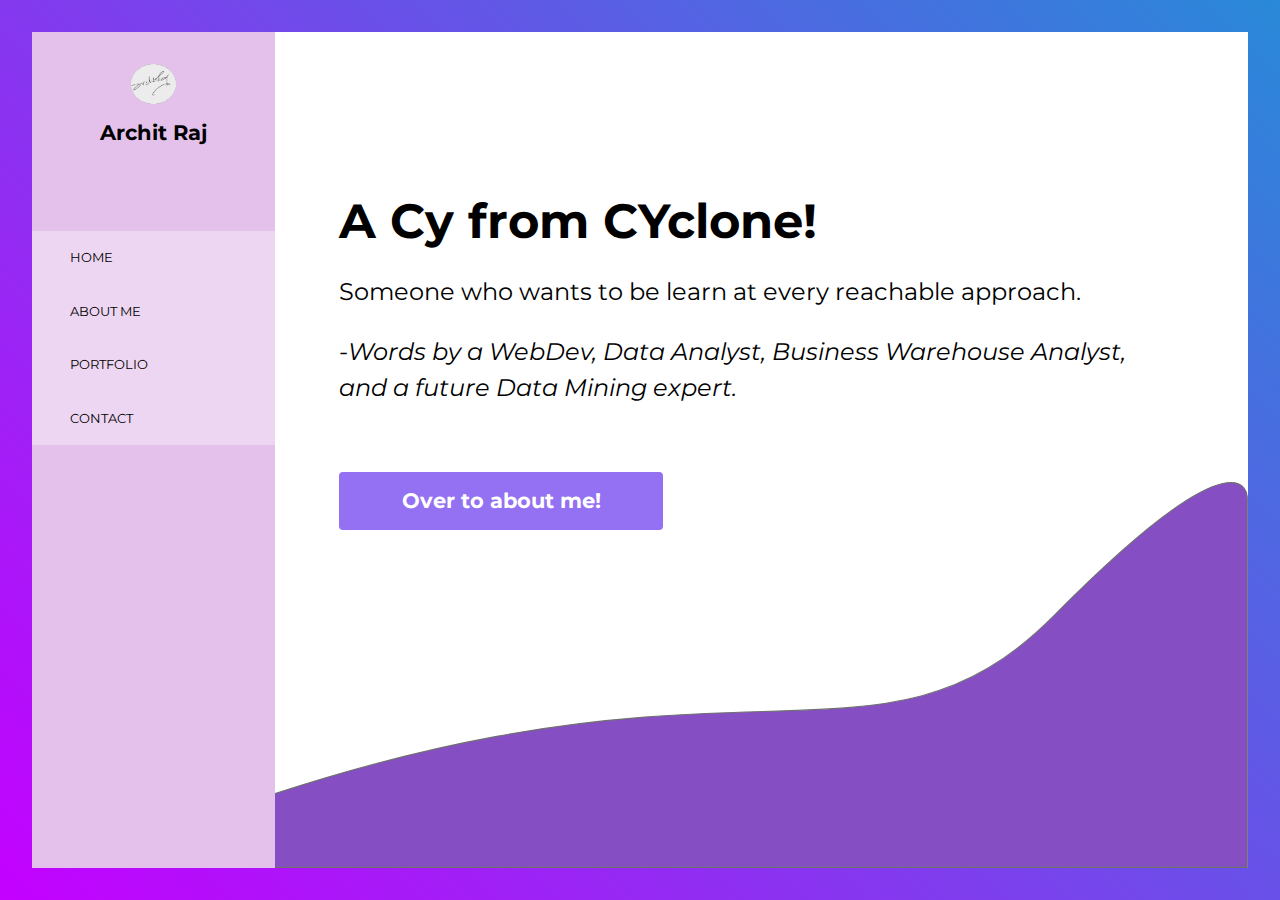
<file: index.html>
<!DOCTYPE html>
<html lang="en">
<head>
    <meta charset="UTF-8">
    <meta name="viewport" content="width=device-width, initial-scale=1.0">
    <meta http-equiv="X-UA-Compatible" content="ie=edge">
    <title>My Portfolio</title>
    <link rel="stylesheet" href="css/main.css">
</head>
<body>
    <aside>
        <figure>
            <div id="avatar">
               
            </div>
            <figcaption>Archit Raj</figcaption>
        </figure>
        <img src="‎⁨images/menu.svg">
        <nav>
            <ul>
                <li><a href="index.html">HOME</a></li>
                <li><a href="aboutme.html">ABOUT ME</a></li>
                <li><a href="portfolio.html">PORTFOLIO</a></li>
                <li><a href="contact.html">CONTACT</a></li>

            </ul>


        </nav>
    </aside>
    <main>
            <h1>  A Cy from CYclone! </h1>
            <p>Someone who wants to be learn at every reachable approach. </p>
            <p> -<i>Words by a WebDev, Data Analyst, Business Warehouse Analyst,<br> and a future Data Mining expert.</i></p>
           
            <a href="aboutme.html" class="cta">Over to about me!</a>

    </main>

    <script>

    (function() {
        var menu = document.querySelector('ul'),
            menulink = document.querySelector('img');
    
        menulink.addEventListener('click',function(e) {
            menu.classList.toggle('active');
            e.preventDefault();
        });
    })();
    
    </script>
</body>
</html>
</file>
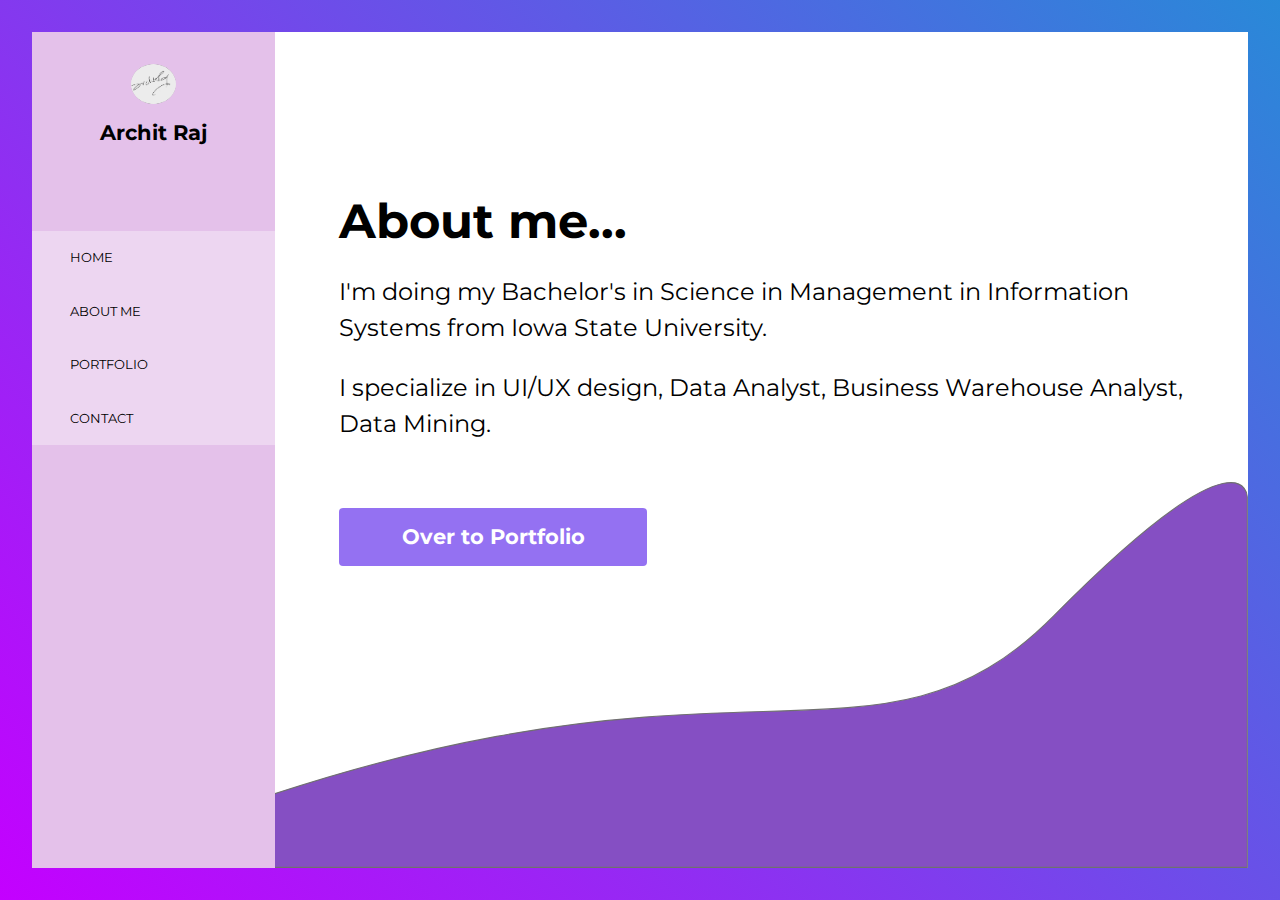
<file: aboutme.html>
<!DOCTYPE html>
<html lang="en">
<head>
    <meta charset="UTF-8">
    <meta name="viewport" content="width=device-width, initial-scale=1.0">
    <meta http-equiv="X-UA-Compatible" content="ie=edge">
    <title>My Portfolio</title>
    <link rel="stylesheet" href="css/main.css">
</head>
<body>
    <aside>
        <figure>
            <div id="avatar">
               
            </div>
            <figcaption>Archit Raj</figcaption>
        </figure>
        <img src="‎⁨images/menu.svg">
        <nav>
            <ul>
                <li><a href="index.html">HOME</a></li>
                <li><a href="aboutme.html">ABOUT ME</a></li>
                <li><a href="portfolio.html">PORTFOLIO</a></li>
                <li><a href="contact.html">CONTACT</a></li>

            </ul>


        </nav>
    </aside>
    <main>
            <h1> About me... </h1>
            <p>I'm doing my Bachelor's in Science in Management in Information Systems from Iowa State University.</p>
            <p> I specialize in UI/UX design, Data Analyst, Business Warehouse Analyst, <br> Data Mining.</p>
           
            <a href="portfolio.html" class="cta">Over to Portfolio</a>

    </main>

    <script>

    (function() {
        var menu = document.querySelector('ul'),
            menulink = document.querySelector('img');
    
        menulink.addEventListener('click',function(e) {
            menu.classList.toggle('active');
            e.preventDefault();
        });
    })();
    
    </script>
</body>
</html>
</file>
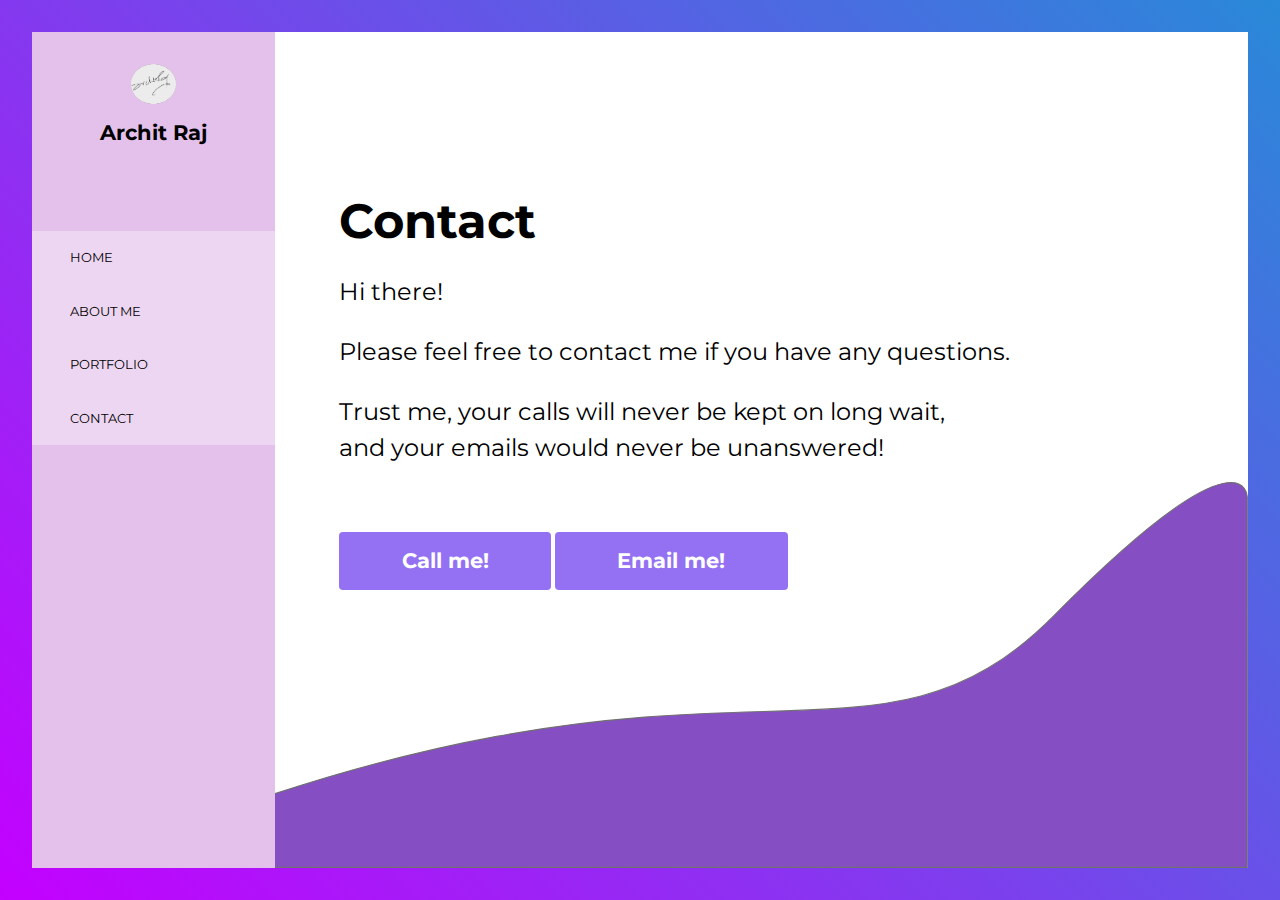
<file: contact.html>
<!DOCTYPE html>
<html lang="en">
<head>
    <meta charset="UTF-8">
    <meta name="viewport" content="width=device-width, initial-scale=1.0">
    <meta http-equiv="X-UA-Compatible" content="ie=edge">
    <title>My Portfolio</title>
    <link rel="stylesheet" href="css/main.css">
</head>
<body>
    <aside>
        <figure>
            <div id="avatar">
               
            </div>
            <figcaption>Archit Raj</figcaption>
        </figure>
        <img src="‎⁨images/menu.svg">
        <nav>
            <ul>
                <li><a href="index.html">HOME</a></li>
                <li><a href="aboutme.html">ABOUT ME</a></li>
                <li><a href="portfolio.html">PORTFOLIO</a></li>
                <li><a href="contact.html">CONTACT</a></li>

            </ul>


        </nav>
    </aside>
    <main>
            <h1> Contact </h1>
            <p>Hi there!</p>
            <p> Please feel free to contact me if you have any questions. </p>
            <p>Trust me, your calls will never be kept on long wait,<br> and your emails would never be unanswered!</p>
           
            <a href="tel:+1(515)-715-3899" class="cta"> Call me! </a>
            <a href="mailto: araj2210@gmail.com" class="cta">Email me!</a>

    </main>

    <script>

    (function() {
        var menu = document.querySelector('ul'),
            menulink = document.querySelector('img');
    
        menulink.addEventListener('click',function(e) {
            menu.classList.toggle('active');
            e.preventDefault();
        });
    })();
    
    </script>
</body>
</html>
</file>
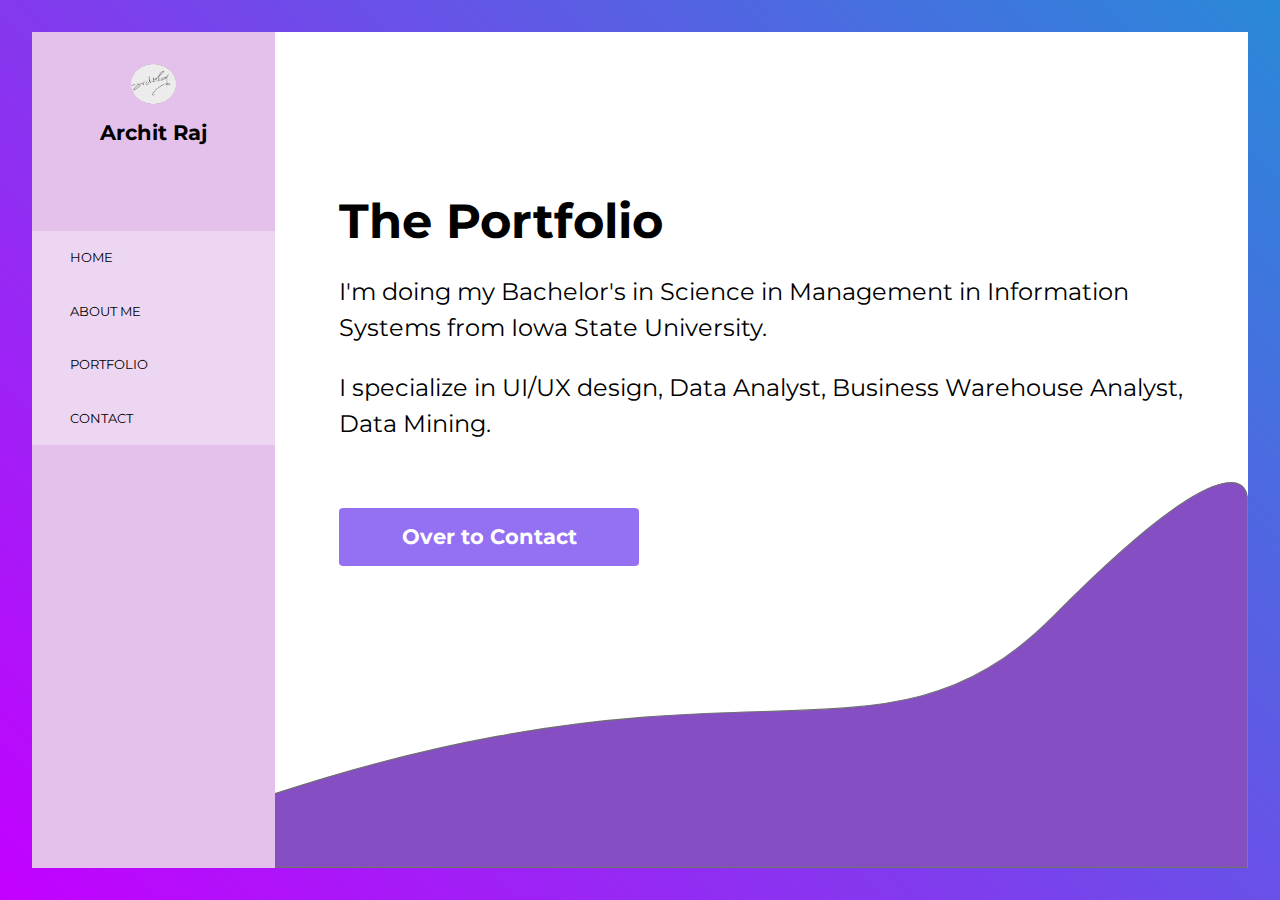
<file: portfolio.html>
<!DOCTYPE html>
<html lang="en">
<head>
    <meta charset="UTF-8">
    <meta name="viewport" content="width=device-width, initial-scale=1.0">
    <meta http-equiv="X-UA-Compatible" content="ie=edge">
    <title>My Portfolio</title>
    <link rel="stylesheet" href="css/main.css">
</head>
<body>
    <aside>
        <figure>
            <div id="avatar">
               
            </div>
            <figcaption>Archit Raj</figcaption>
        </figure>
        <img src="‎⁨images/menu.svg">
        <nav>
            <ul>
                <li><a href="index.html">HOME</a></li>
                <li><a href="aboutme.html">ABOUT ME</a></li>
                <li><a href="portfolio.html">PORTFOLIO</a></li>
                <li><a href="contact.html">CONTACT</a></li>

            </ul>


        </nav>
    </aside>
    <main>
            <h1> The Portfolio </h1>
            <p>I'm doing my Bachelor's in Science in Management in Information Systems from Iowa State University.</p>
            <p> I specialize in UI/UX design, Data Analyst, Business Warehouse Analyst, <br> Data Mining.</p>
           
            <a href="contact.html" class="cta">Over to Contact</a>

    </main>

    <script>

    (function() {
        var menu = document.querySelector('ul'),
            menulink = document.querySelector('img');
    
        menulink.addEventListener('click',function(e) {
            menu.classList.toggle('active');
            e.preventDefault();
        });
    })();
    
    </script>
</body>
</html>
</file>
<file: css/main.css>
@import url('https://fonts.googleapis.com/css?family=Montserrat:400,700');

body,html{
    height: calc(100% - 2em);
    margin: 0;
    font-family: 'Montserrat';
}


body{
    /* Permalink - use to edit and share this gradient: http://colorzilla.com/gradient-editor/#c400ff+0,2989d8+100,6246ad+100 */
    background: #c400ff; /* Old browsers */
    background: -moz-linear-gradient(45deg, #c400ff 0%, #2989d8 100%, #6246ad 100%); /* FF3.6-15 */
    background: -webkit-linear-gradient(45deg, #c400ff 0%,#2989d8 100%,#6246ad 100%); /* Chrome10-25,Safari5.1-6 */
    background: linear-gradient(45deg, #c400ff 0%,#2989d8 100%,#6246ad 100%); /* W3C, IE10+, FF16+, Chrome26+, Opera12+, Safari7+ */
    filter: progid:DXImageTransform.Microsoft.gradient( startColorstr='#c400ff', endColorstr='#6246ad',GradientType=1 ); /* IE6-9 fallback on horizontal gradient */ 
    background-repeat: no-repeat;
    background-attachment: fixed;
}

aside{
    color: white;
    display: grid;
    grid-template-columns: auto 40px;
    padding: 2em;
}

img{
    width: 40px;
    cursor: pointer;
}

figure{
    margin: 0;
}

figcaption{
    font-size: 1.3em;
    font-weight: bold;
}

nav{
    background: white;
}

.active{
    position: absolute;
    display: block;
    background: white;
    width: 50%;
    left: 0;
    top: 0;
    height: 100%;
}

ul{
    display: none;
    list-style-type: none;
    margin: 0;
    padding: 0;

}


ul li a{
    text-decoration: none;
    text-transform: uppercase;
    font-size: .8em;
    display: block;
    padding: 1.5em 3em;
    background-color: rgba(255,255,255,0.35);
    color: black;
}

main{
    background: white;
    padding: 1em 1.4em;
}

h1{
    margin: 0;
}

p{
    font-size: 1.1em;
    line-height: 1.5em;
}

.cta{
    display: block;
    color: white;
    background: #9471F2;
    text-decoration: none;
    padding: 8px 50px;
    font-size: 1.2em;
    text-align: center;
    font-weight: bold;
    border-radius: 4px;
    margin: 2em 0;
}

@media only screen and (min-width: 768px){
    body{
        display: grid;
        grid-template-columns: 20% auto;
        padding: 2em;
    }

    img{
        display: none;
    }

    aside{
        background: #E4C1EA;
        grid-template-columns: auto;
        grid-auto-rows: 20% auto;
        padding: 0;
    }

    main{
        padding: 4em;
        background: white url('../images/bg.svg') no-repeat bottom right;
        background-size: 120%;

    }

    #avatar{ 
        border-radius: 50%;
        background: white url('../images/sign.PNG') no-repeat center;
        background-size: 100%;
        width: 45px;
        height: 40px;
        margin: 2em auto 1em auto;
        filter: grayscale(100%)
    }
    
    figcaption{
        text-align: center;
        color: black;
    }

    ul{
        display: block;
        margin-top: 2em;
        position: relative !important;
        background: none !important;
        width: 100% !important;
    }

    ul li a:hover{
        background-color: white;
    }
    nav{
        background: none;
    }
    .cta{
        display: inline-block;
        font-size: 1.3em;
        padding: .8em 3em;
    }

   

    h1{
        font-size: 3em;
        margin-top: 2em;
    }
    
    p{
        font-size: 1.5em;
    }
}
</file>
